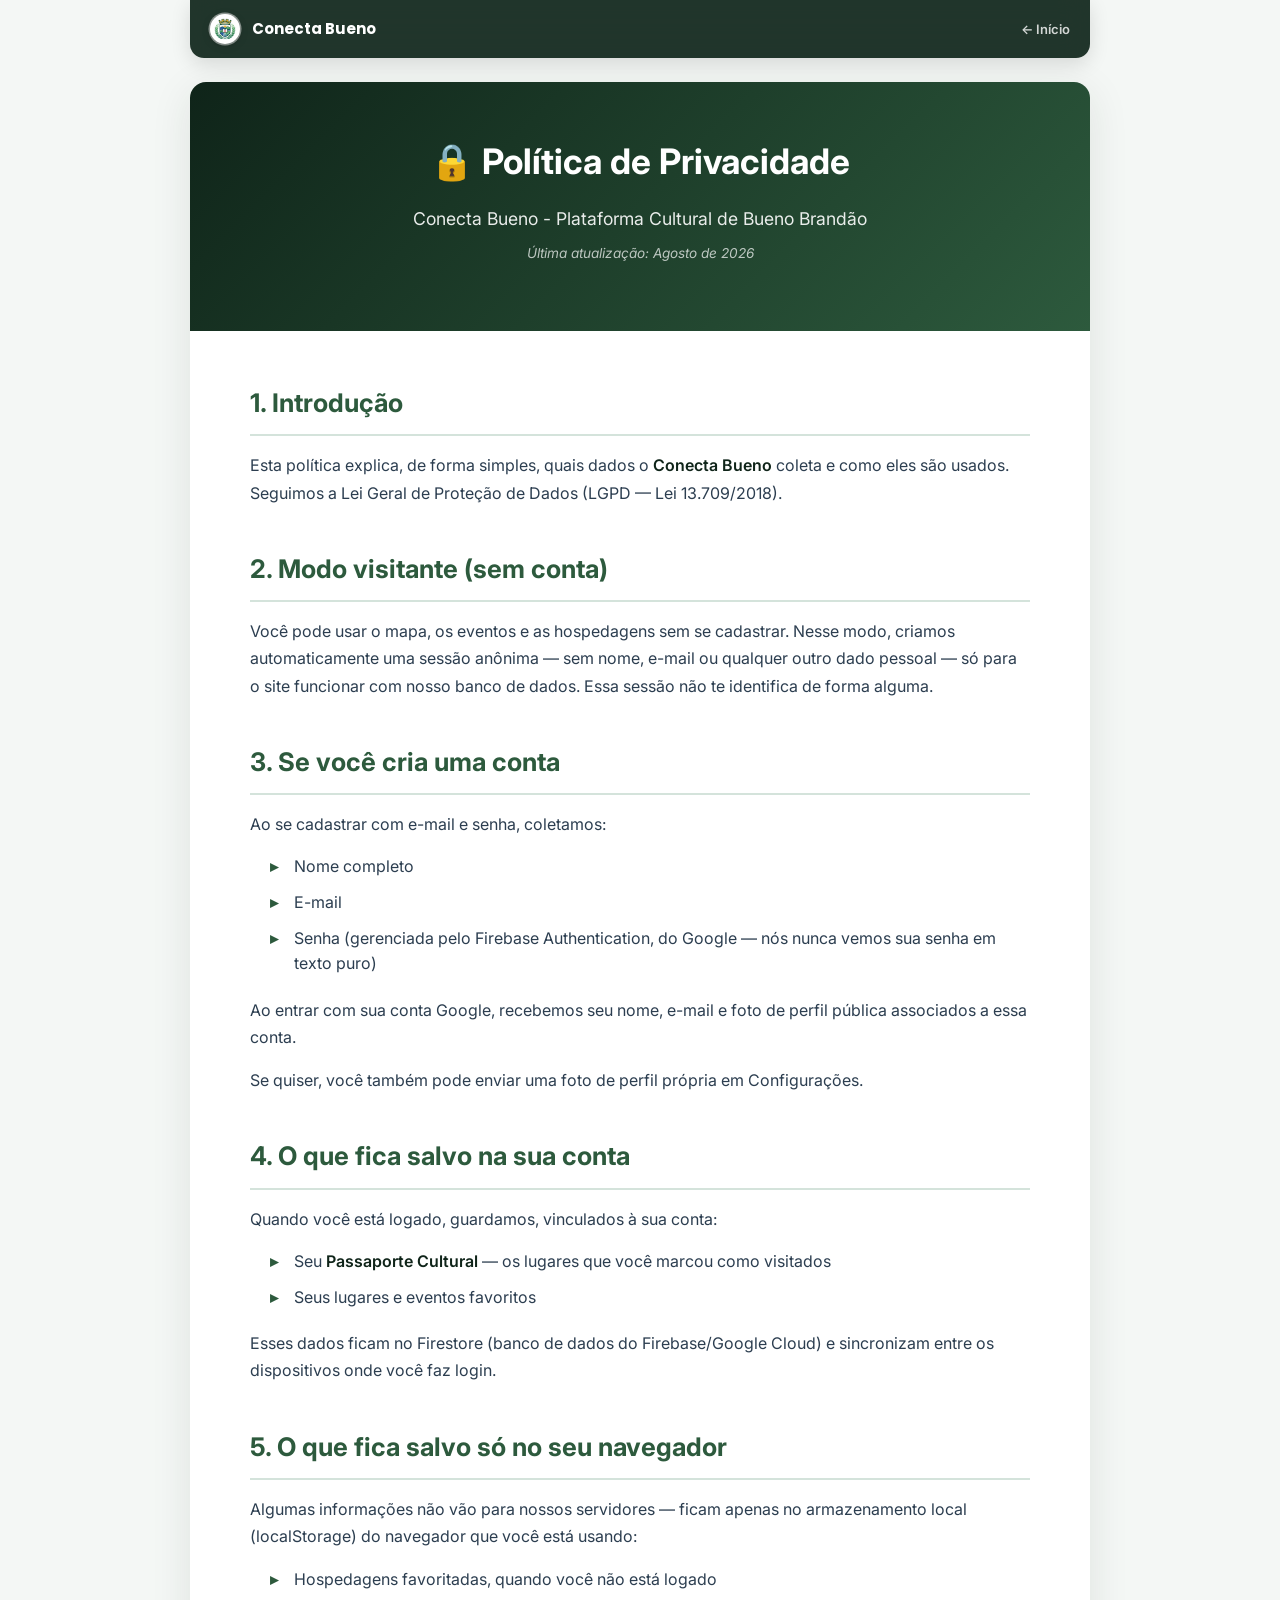
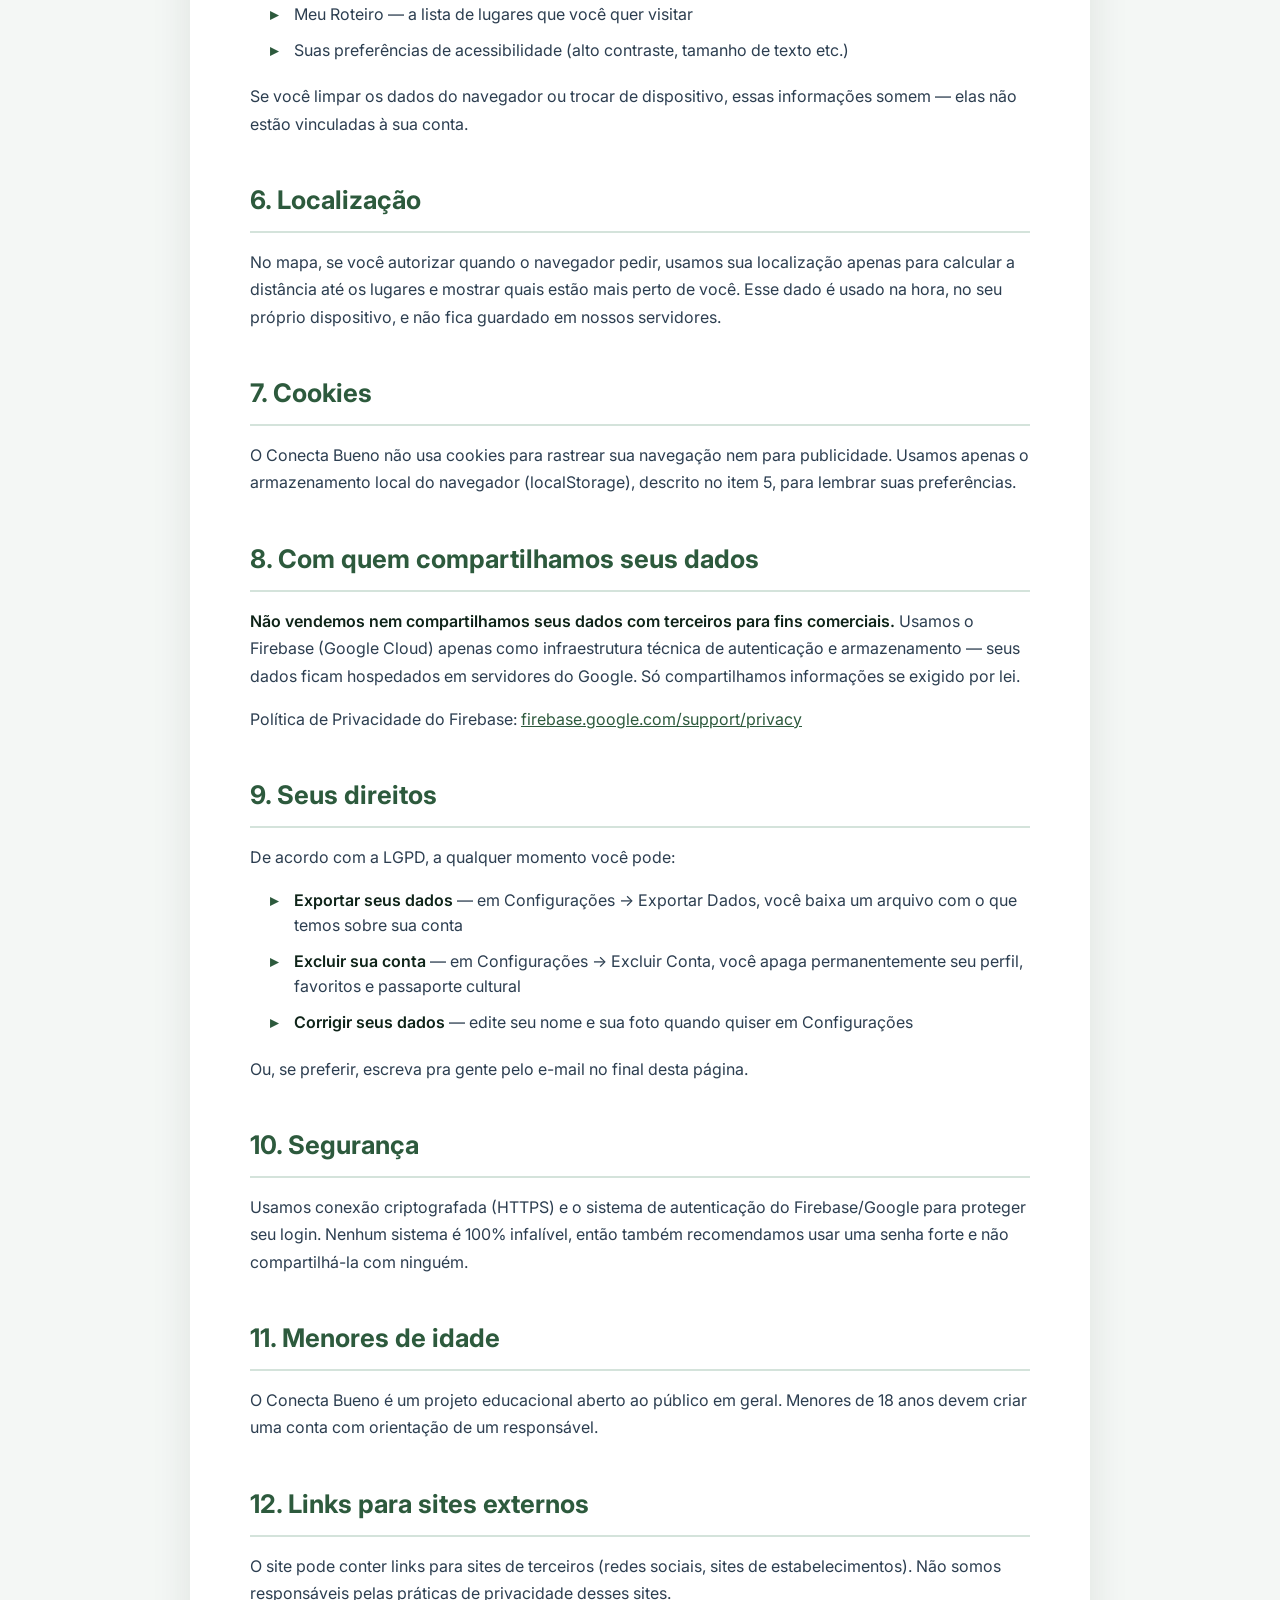
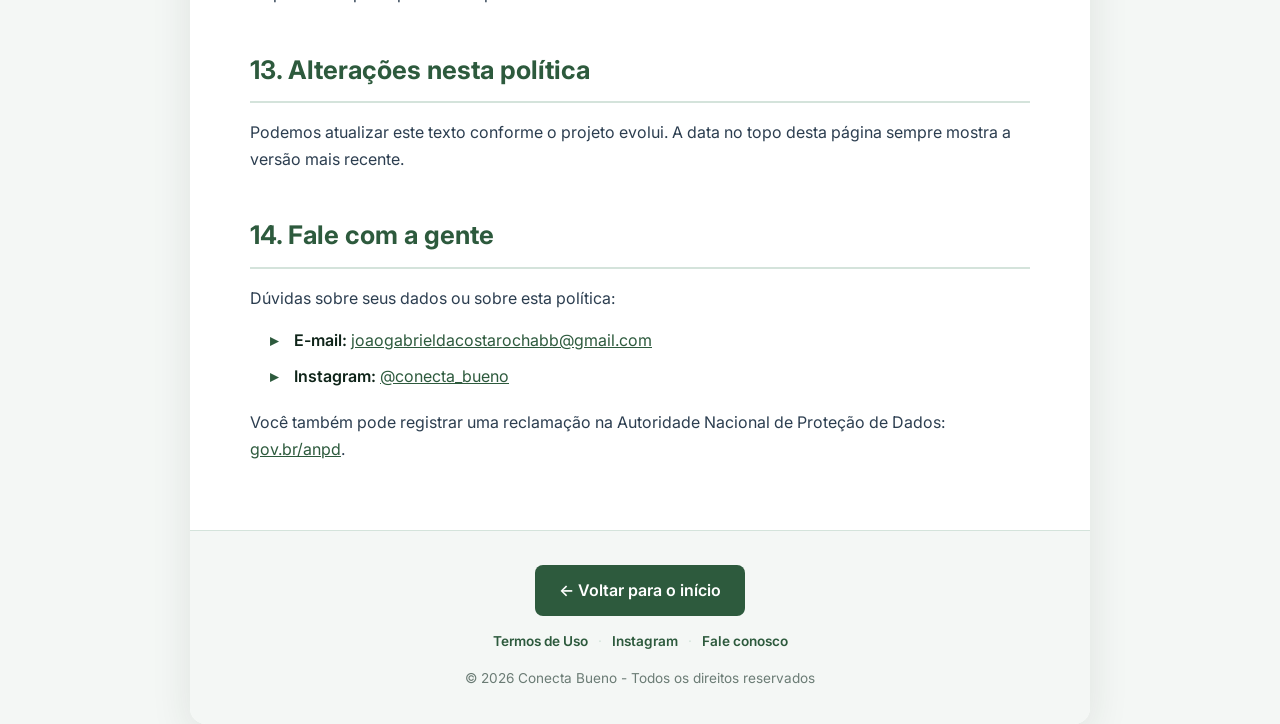
<file: pages/politica-de-privacidade.html>
<!DOCTYPE html>
<html lang="pt-BR">
<head>
    <meta charset="UTF-8">
    <meta name="viewport" content="width=device-width, initial-scale=1.0, maximum-scale=5.0, user-scalable=yes">
    <meta name="theme-color" content="#0f2419">
    <meta name="description" content="Política de Privacidade do Conecta Bueno — como coletamos, usamos e protegemos os seus dados pessoais.">
    <meta name="robots" content="index, follow">
    <title>Conecta Bueno - Política de Privacidade</title>
    <link rel="canonical" href="https://conectabueno.com.br/pages/politica-de-privacidade.html">
    <link rel="icon" href="../favicon.ico" sizes="any">
    <link rel="icon" href="../assets/icons/favicon-32x32.png" type="image/png" sizes="32x32">
    <link rel="icon" href="../assets/icons/favicon-16x16.png" type="image/png" sizes="16x16">
    <link rel="apple-touch-icon" href="../assets/icons/apple-touch-icon.png">
    <link rel="manifest" href="../manifest.json">
    <link rel="preconnect" href="https://fonts.googleapis.com">
    <link rel="preconnect" href="https://fonts.gstatic.com" crossorigin>
    <link rel="stylesheet" href="../css/legal.css">
</head>
<body>
    <a href="../index.html" class="legal-topbar" aria-label="Conecta Bueno — voltar para a página inicial">
        <span class="legal-topbar-seals">
            <img src="../assets/images/logo.png" alt="Conecta Bueno" class="legal-topbar-seal">
        </span>
        <span class="legal-topbar-name">Conecta Bueno</span>
        <span class="legal-topbar-back">← Início</span>
    </a>

    <div class="legal-container">
        <header class="legal-header">
            <h1>🔒 Política de Privacidade</h1>
            <p class="subtitle">Conecta Bueno - Plataforma Cultural de Bueno Brandão</p>
            <p class="update-date">Última atualização: Agosto de 2026</p>
        </header>

        <div class="legal-content">

            <section>
                <h2>1. Introdução</h2>
                <p>Esta política explica, de forma simples, quais dados o <strong>Conecta Bueno</strong> coleta e como eles são usados. Seguimos a Lei Geral de Proteção de Dados (LGPD — Lei 13.709/2018).</p>
            </section>

            <section>
                <h2>2. Modo visitante (sem conta)</h2>
                <p>Você pode usar o mapa, os eventos e as hospedagens sem se cadastrar. Nesse modo, criamos automaticamente uma sessão anônima — sem nome, e-mail ou qualquer outro dado pessoal — só para o site funcionar com nosso banco de dados. Essa sessão não te identifica de forma alguma.</p>
            </section>

            <section>
                <h2>3. Se você cria uma conta</h2>
                <p>Ao se cadastrar com e-mail e senha, coletamos:</p>
                <ul>
                    <li>Nome completo</li>
                    <li>E-mail</li>
                    <li>Senha (gerenciada pelo Firebase Authentication, do Google — nós nunca vemos sua senha em texto puro)</li>
                </ul>
                <p>Ao entrar com sua conta Google, recebemos seu nome, e-mail e foto de perfil pública associados a essa conta.</p>
                <p>Se quiser, você também pode enviar uma foto de perfil própria em Configurações.</p>
            </section>

            <section>
                <h2>4. O que fica salvo na sua conta</h2>
                <p>Quando você está logado, guardamos, vinculados à sua conta:</p>
                <ul>
                    <li>Seu <strong>Passaporte Cultural</strong> — os lugares que você marcou como visitados</li>
                    <li>Seus lugares e eventos favoritos</li>
                </ul>
                <p>Esses dados ficam no Firestore (banco de dados do Firebase/Google Cloud) e sincronizam entre os dispositivos onde você faz login.</p>
            </section>

            <section>
                <h2>5. O que fica salvo só no seu navegador</h2>
                <p>Algumas informações não vão para nossos servidores — ficam apenas no armazenamento local (localStorage) do navegador que você está usando:</p>
                <ul>
                    <li>Hospedagens favoritadas, quando você não está logado</li>
                    <li>Meu Roteiro — a lista de lugares que você quer visitar</li>
                    <li>Suas preferências de acessibilidade (alto contraste, tamanho de texto etc.)</li>
                </ul>
                <p>Se você limpar os dados do navegador ou trocar de dispositivo, essas informações somem — elas não estão vinculadas à sua conta.</p>
            </section>

            <section>
                <h2>6. Localização</h2>
                <p>No mapa, se você autorizar quando o navegador pedir, usamos sua localização apenas para calcular a distância até os lugares e mostrar quais estão mais perto de você. Esse dado é usado na hora, no seu próprio dispositivo, e não fica guardado em nossos servidores.</p>
            </section>

            <section>
                <h2>7. Cookies</h2>
                <p>O Conecta Bueno não usa cookies para rastrear sua navegação nem para publicidade. Usamos apenas o armazenamento local do navegador (localStorage), descrito no item 5, para lembrar suas preferências.</p>
            </section>

            <section>
                <h2>8. Com quem compartilhamos seus dados</h2>
                <p><strong>Não vendemos nem compartilhamos seus dados com terceiros para fins comerciais.</strong> Usamos o Firebase (Google Cloud) apenas como infraestrutura técnica de autenticação e armazenamento — seus dados ficam hospedados em servidores do Google. Só compartilhamos informações se exigido por lei.</p>
                <p>Política de Privacidade do Firebase: <a href="https://firebase.google.com/support/privacy" target="_blank" rel="noopener noreferrer">firebase.google.com/support/privacy</a></p>
            </section>

            <section>
                <h2>9. Seus direitos</h2>
                <p>De acordo com a LGPD, a qualquer momento você pode:</p>
                <ul>
                    <li><strong>Exportar seus dados</strong> — em Configurações → Exportar Dados, você baixa um arquivo com o que temos sobre sua conta</li>
                    <li><strong>Excluir sua conta</strong> — em Configurações → Excluir Conta, você apaga permanentemente seu perfil, favoritos e passaporte cultural</li>
                    <li><strong>Corrigir seus dados</strong> — edite seu nome e sua foto quando quiser em Configurações</li>
                </ul>
                <p>Ou, se preferir, escreva pra gente pelo e-mail no final desta página.</p>
            </section>

            <section>
                <h2>10. Segurança</h2>
                <p>Usamos conexão criptografada (HTTPS) e o sistema de autenticação do Firebase/Google para proteger seu login. Nenhum sistema é 100% infalível, então também recomendamos usar uma senha forte e não compartilhá-la com ninguém.</p>
            </section>

            <section>
                <h2>11. Menores de idade</h2>
                <p>O Conecta Bueno é um projeto educacional aberto ao público em geral. Menores de 18 anos devem criar uma conta com orientação de um responsável.</p>
            </section>

            <section>
                <h2>12. Links para sites externos</h2>
                <p>O site pode conter links para sites de terceiros (redes sociais, sites de estabelecimentos). Não somos responsáveis pelas práticas de privacidade desses sites.</p>
            </section>

            <section>
                <h2>13. Alterações nesta política</h2>
                <p>Podemos atualizar este texto conforme o projeto evolui. A data no topo desta página sempre mostra a versão mais recente.</p>
            </section>

            <section>
                <h2>14. Fale com a gente</h2>
                <p>Dúvidas sobre seus dados ou sobre esta política:</p>
                <ul>
                    <li><strong>E-mail:</strong> <a href="mailto:joaogabrieldacostarochabb@gmail.com">joaogabrieldacostarochabb@gmail.com</a></li>
                    <li><strong>Instagram:</strong> <a href="https://www.instagram.com/conecta_bueno/" target="_blank" rel="noopener noreferrer">@conecta_bueno</a></li>
                </ul>
                <p>Você também pode registrar uma reclamação na Autoridade Nacional de Proteção de Dados: <a href="https://www.gov.br/anpd" target="_blank" rel="noopener noreferrer">gov.br/anpd</a>.</p>
            </section>

        </div>

        <footer class="legal-footer">
            <a href="../index.html" class="btn-back">← Voltar para o início</a>
            <nav class="legal-footer-nav" aria-label="Links legais">
                <a href="termos-de-uso.html">Termos de Uso</a>
                <span>·</span>
                <a href="https://www.instagram.com/conecta_bueno/" target="_blank" rel="noopener noreferrer">Instagram</a>
                <span>·</span>
                <a href="mailto:joaogabrieldacostarochabb@gmail.com">Fale conosco</a>
            </nav>
            <p>&copy; 2026 Conecta Bueno - Todos os direitos reservados</p>
        </footer>
    </div>
</body>
</html>
</file>
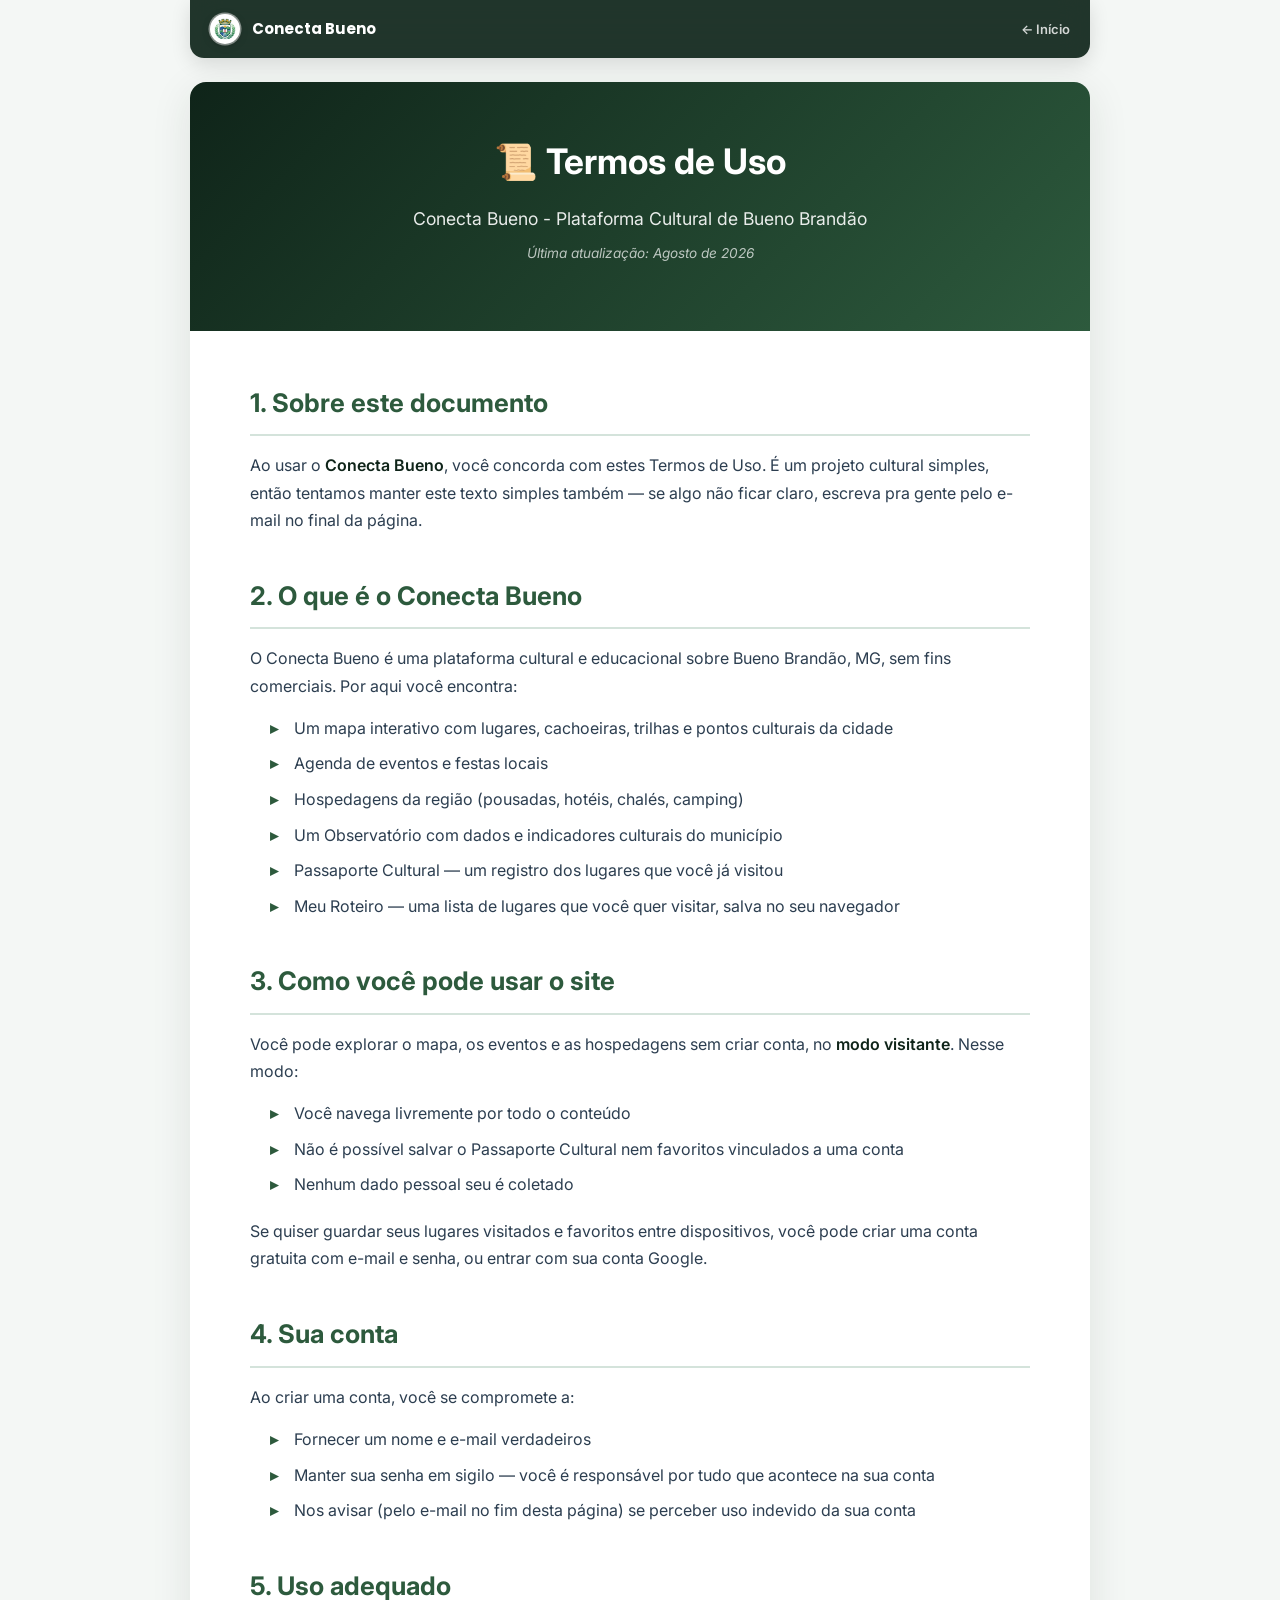
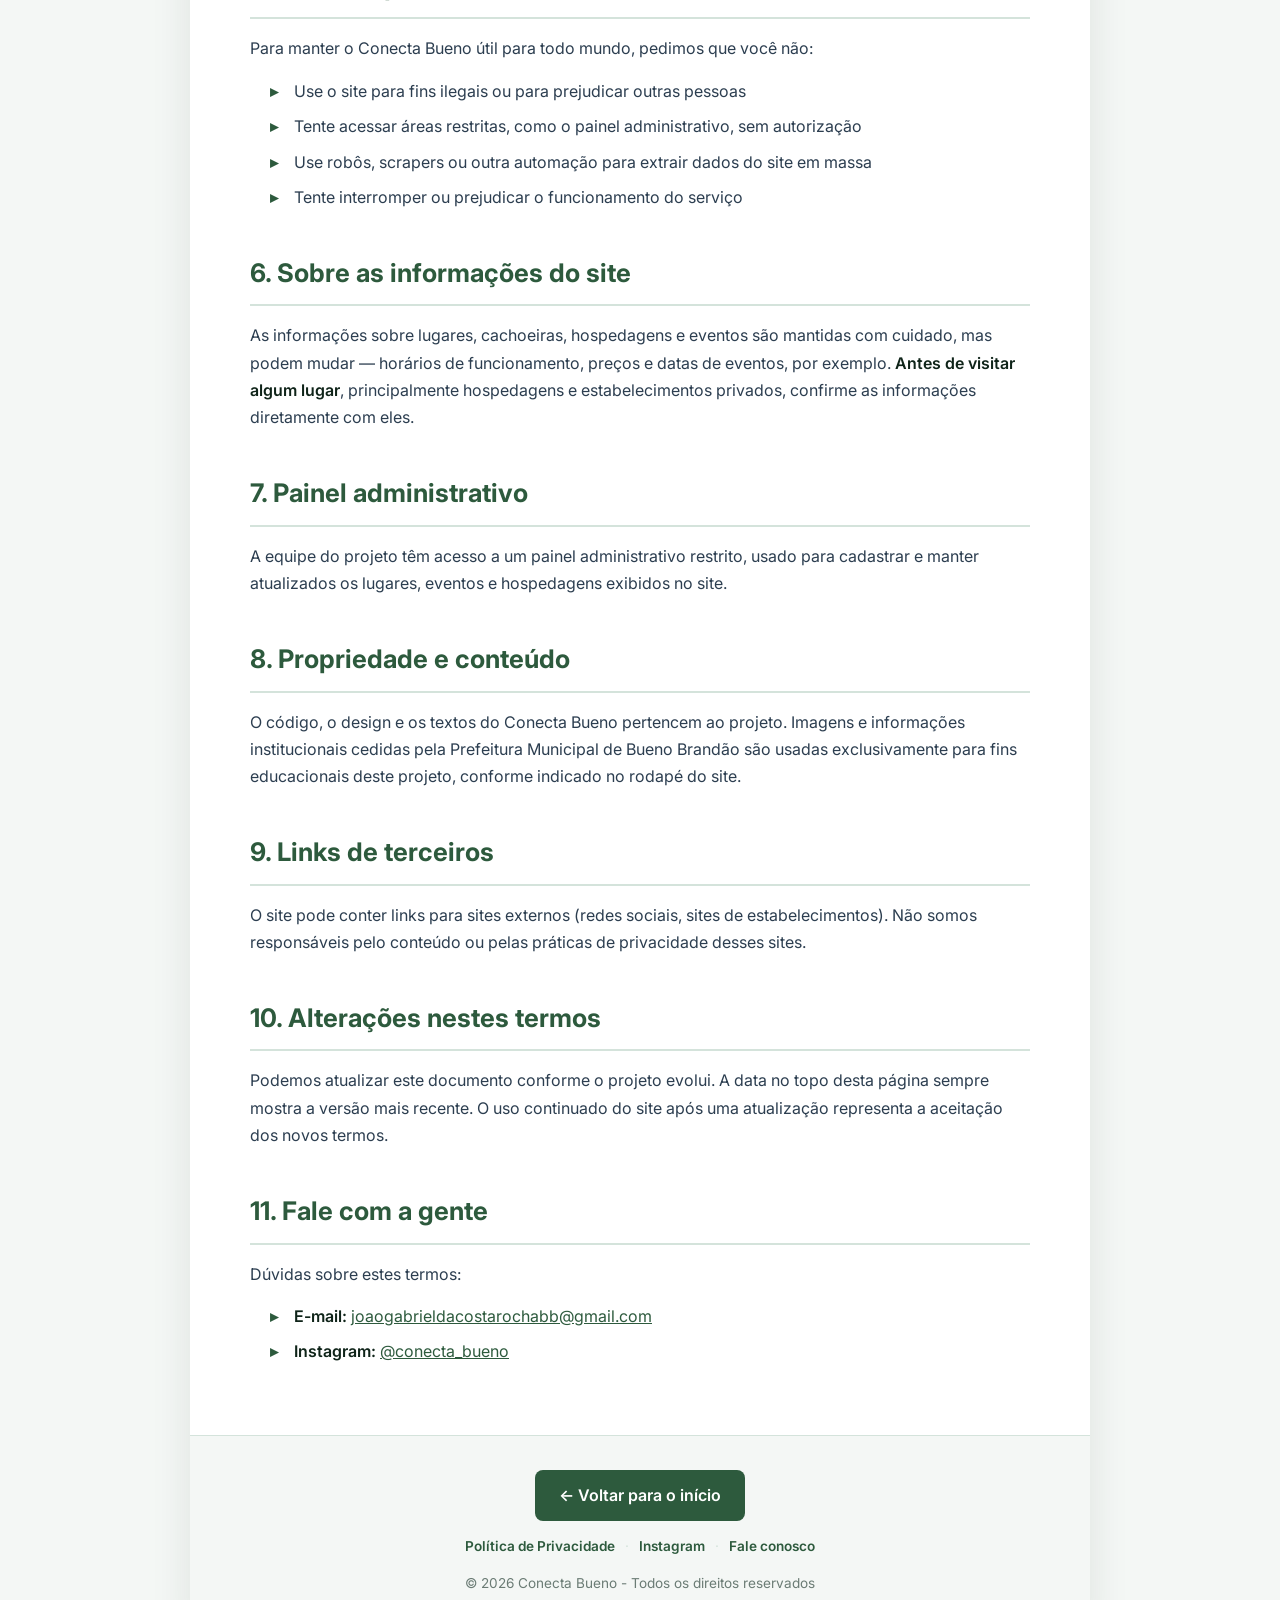
<file: pages/termos-de-uso.html>
<!DOCTYPE html>
<html lang="pt-BR">
<head>
    <meta charset="UTF-8">
    <meta name="viewport" content="width=device-width, initial-scale=1.0, maximum-scale=5.0, user-scalable=yes">
    <meta name="theme-color" content="#0f2419">
    <meta name="description" content="Termos de Uso do Conecta Bueno — regras de utilização da plataforma cultural de Bueno Brandão, MG.">
    <meta name="robots" content="index, follow">
    <title>Conecta Bueno - Termos de Uso</title>
    <link rel="canonical" href="https://conectabueno.com.br/pages/termos-de-uso.html">
    <link rel="icon" href="../favicon.ico" sizes="any">
    <link rel="icon" href="../assets/icons/favicon-32x32.png" type="image/png" sizes="32x32">
    <link rel="icon" href="../assets/icons/favicon-16x16.png" type="image/png" sizes="16x16">
    <link rel="apple-touch-icon" href="../assets/icons/apple-touch-icon.png">
    <link rel="manifest" href="../manifest.json">
    <link rel="preconnect" href="https://fonts.googleapis.com">
    <link rel="preconnect" href="https://fonts.gstatic.com" crossorigin>
    <link rel="stylesheet" href="../css/legal.css">
</head>
<body>
    <a href="../index.html" class="legal-topbar" aria-label="Conecta Bueno — voltar para a página inicial">
        <span class="legal-topbar-seals">
            <img src="../assets/images/logo.png" alt="Conecta Bueno" class="legal-topbar-seal">
        </span>
        <span class="legal-topbar-name">Conecta Bueno</span>
        <span class="legal-topbar-back">← Início</span>
    </a>

    <div class="legal-container">
        <header class="legal-header">
            <h1>📜 Termos de Uso</h1>
            <p class="subtitle">Conecta Bueno - Plataforma Cultural de Bueno Brandão</p>
            <p class="update-date">Última atualização: Agosto de 2026</p>
        </header>

        <div class="legal-content">

            <section>
                <h2>1. Sobre este documento</h2>
                <p>Ao usar o <strong>Conecta Bueno</strong>, você concorda com estes Termos de Uso. É um projeto cultural simples, então tentamos manter este texto simples também — se algo não ficar claro, escreva pra gente pelo e-mail no final da página.</p>
            </section>

            <section>
                <h2>2. O que é o Conecta Bueno</h2>
                <p>O Conecta Bueno é uma plataforma cultural e educacional sobre Bueno Brandão, MG, sem fins comerciais. Por aqui você encontra:</p>
                <ul>
                    <li>Um mapa interativo com lugares, cachoeiras, trilhas e pontos culturais da cidade</li>
                    <li>Agenda de eventos e festas locais</li>
                    <li>Hospedagens da região (pousadas, hotéis, chalés, camping)</li>
                    <li>Um Observatório com dados e indicadores culturais do município</li>
                    <li>Passaporte Cultural — um registro dos lugares que você já visitou</li>
                    <li>Meu Roteiro — uma lista de lugares que você quer visitar, salva no seu navegador</li>
                </ul>
            </section>

            <section>
                <h2>3. Como você pode usar o site</h2>
                <p>Você pode explorar o mapa, os eventos e as hospedagens sem criar conta, no <strong>modo visitante</strong>. Nesse modo:</p>
                <ul>
                    <li>Você navega livremente por todo o conteúdo</li>
                    <li>Não é possível salvar o Passaporte Cultural nem favoritos vinculados a uma conta</li>
                    <li>Nenhum dado pessoal seu é coletado</li>
                </ul>
                <p>Se quiser guardar seus lugares visitados e favoritos entre dispositivos, você pode criar uma conta gratuita com e-mail e senha, ou entrar com sua conta Google.</p>
            </section>

            <section>
                <h2>4. Sua conta</h2>
                <p>Ao criar uma conta, você se compromete a:</p>
                <ul>
                    <li>Fornecer um nome e e-mail verdadeiros</li>
                    <li>Manter sua senha em sigilo — você é responsável por tudo que acontece na sua conta</li>
                    <li>Nos avisar (pelo e-mail no fim desta página) se perceber uso indevido da sua conta</li>
                </ul>
            </section>

            <section>
                <h2>5. Uso adequado</h2>
                <p>Para manter o Conecta Bueno útil para todo mundo, pedimos que você não:</p>
                <ul>
                    <li>Use o site para fins ilegais ou para prejudicar outras pessoas</li>
                    <li>Tente acessar áreas restritas, como o painel administrativo, sem autorização</li>
                    <li>Use robôs, scrapers ou outra automação para extrair dados do site em massa</li>
                    <li>Tente interromper ou prejudicar o funcionamento do serviço</li>
                </ul>
            </section>

            <section>
                <h2>6. Sobre as informações do site</h2>
                <p>As informações sobre lugares, cachoeiras, hospedagens e eventos são mantidas com cuidado, mas podem mudar — horários de funcionamento, preços e datas de eventos, por exemplo. <strong>Antes de visitar algum lugar</strong>, principalmente hospedagens e estabelecimentos privados, confirme as informações diretamente com eles.</p>
            </section>

            <section>
                <h2>7. Painel administrativo</h2>
                <p>A equipe do projeto têm acesso a um painel administrativo restrito, usado para cadastrar e manter atualizados os lugares, eventos e hospedagens exibidos no site.</p>
            </section>

            <section>
                <h2>8. Propriedade e conteúdo</h2>
                <p>O código, o design e os textos do Conecta Bueno pertencem ao projeto. Imagens e informações institucionais cedidas pela Prefeitura Municipal de Bueno Brandão são usadas exclusivamente para fins educacionais deste projeto, conforme indicado no rodapé do site.</p>
            </section>

            <section>
                <h2>9. Links de terceiros</h2>
                <p>O site pode conter links para sites externos (redes sociais, sites de estabelecimentos). Não somos responsáveis pelo conteúdo ou pelas práticas de privacidade desses sites.</p>
            </section>

            <section>
                <h2>10. Alterações nestes termos</h2>
                <p>Podemos atualizar este documento conforme o projeto evolui. A data no topo desta página sempre mostra a versão mais recente. O uso continuado do site após uma atualização representa a aceitação dos novos termos.</p>
            </section>

            <section>
                <h2>11. Fale com a gente</h2>
                <p>Dúvidas sobre estes termos:</p>
                <ul>
                    <li><strong>E-mail:</strong> <a href="mailto:joaogabrieldacostarochabb@gmail.com">joaogabrieldacostarochabb@gmail.com</a></li>
                    <li><strong>Instagram:</strong> <a href="https://www.instagram.com/conecta_bueno/" target="_blank" rel="noopener noreferrer">@conecta_bueno</a></li>
                </ul>
            </section>

        </div>

        <footer class="legal-footer">
            <a href="../index.html" class="btn-back">← Voltar para o início</a>
            <nav class="legal-footer-nav" aria-label="Links legais">
                <a href="politica-de-privacidade.html">Política de Privacidade</a>
                <span>·</span>
                <a href="https://www.instagram.com/conecta_bueno/" target="_blank" rel="noopener noreferrer">Instagram</a>
                <span>·</span>
                <a href="mailto:joaogabrieldacostarochabb@gmail.com">Fale conosco</a>
            </nav>
            <p>&copy; 2026 Conecta Bueno - Todos os direitos reservados</p>
        </footer>
    </div>
</body>
</html>
</file>
<file: css/legal.css>
/* ============================================
   LEGAL.CSS — Termos e Política de Privacidade
   ============================================ */

@import url('https://fonts.googleapis.com/css2?family=Inter:wght@400;500;600;700&family=Poppins:wght@600;700;800&display=swap');

:root {
    --color-primary:    #2d5a3d;
    --color-primary-dk: #1a3a2e;
    --color-accent:     #e8a020;
    --color-dark:       #0f2419;
    --color-text:       #2c3e50;
    --color-muted:      #6b7c75;
    --color-border:     #d4e3db;
    --color-bg:         #f4f7f5;
    --color-white:      #ffffff;
}

* {
    box-sizing: border-box;
    margin: 0;
    padding: 0;
}

html {
    scroll-behavior: smooth;
}

body {
    font-family: 'Inter', sans-serif;
    background-color: var(--color-bg);
    color: var(--color-text);
    line-height: 1.7;
    padding: 0px;
}

/* Barra de navegação — leva de volta ao site a qualquer momento */
.legal-topbar {
    position: sticky;
    top: 0;
    z-index: 20;
    display: flex;
    align-items: center;
    gap: 12px;
    max-width: 900px;
    margin: 0 auto 24px;
    padding: 14px 20px;
    background: rgba(15, 36, 25, .92);
    backdrop-filter: blur(14px) saturate(140%);
    -webkit-backdrop-filter: blur(14px) saturate(140%);
    border-radius: 0 0 14px 14px;
    text-decoration: none;
    color: var(--color-white);
    box-shadow: 0 6px 20px rgba(0,0,0,.12);
    transition: background 0.2s;
}

.legal-topbar:hover { background: rgba(15, 36, 25, .98); }

.legal-topbar-seals { display: flex; align-items: center; flex-shrink: 0; }

.legal-topbar-seal {
    width: 30px; height: 30px;
    border-radius: 50%;
    background: var(--color-white);
    object-fit: contain;
    padding: 4px;
    box-shadow: 0 2px 8px rgba(0,0,0,.2), 0 0 0 1.5px rgba(255,255,255,.5);
}

.legal-topbar-name {
    font-family: 'Poppins', 'Segoe UI', sans-serif;
    font-weight: 700;
    font-size: calc(15px * var(--a11y-text-scale, 1));
    flex: 1;
}

.legal-topbar-back {
    font-size: calc(13px * var(--a11y-text-scale, 1));
    font-weight: 600;
    opacity: .8;
    white-space: nowrap;
}

.legal-container {
    max-width: 900px;
    margin: 0 auto;
    background: var(--color-white);
    border-radius: 16px;
    box-shadow: 0 10px 40px rgba(26, 46, 34, 0.1);
    overflow: hidden;
}

/* Header */
.legal-header {
    background: linear-gradient(135deg, var(--color-dark) 0%, var(--color-primary) 100%);
    color: var(--color-white);
    padding: 50px 40px;
    text-align: center;
}

.legal-header h1 {
    font-size: calc(2.2rem * var(--a11y-text-scale, 1));
    font-weight: 700;
    margin-bottom: 12px;
}

.legal-header .subtitle {
    color: var(--color-white);
    font-size: calc(1.1rem * var(--a11y-text-scale, 1));
    opacity: 0.9;
    margin-bottom: 8px;
}

.legal-header .update-date {
    color: var(--color-white);
    font-size: calc(0.85rem * var(--a11y-text-scale, 1));
    opacity: 0.7;
    font-style: italic;
}

/* Content */
.legal-content {
    padding: 50px 60px;
}

section {
    margin-bottom: 40px;
}

section:last-child {
    margin-bottom: 0;
}

h2 {
    font-size: calc(1.6rem * var(--a11y-text-scale, 1));
    color: var(--color-primary);
    margin-bottom: 16px;
    padding-bottom: 10px;
    border-bottom: 2px solid var(--color-border);
}

h3 {
    font-size: calc(1.2rem * var(--a11y-text-scale, 1));
    color: var(--color-dark);
    margin: 20px 0 12px 0;
}

p {
    margin-bottom: 16px;
    font-size: calc(1rem * var(--a11y-text-scale, 1));
    color: var(--color-text);
}

ul {
    margin: 12px 0 20px 20px;
    list-style: none;
}

ul li {
    position: relative;
    padding-left: 24px;
    margin-bottom: 10px;
    line-height: 1.6;
}

ul li::before {
    content: '▸';
    position: absolute;
    left: 0;
    color: var(--color-primary);
    font-weight: bold;
}

strong {
    color: var(--color-dark);
    font-weight: 600;
}

a {
    color: var(--color-primary);
    text-decoration: underline;
    transition: color 0.3s;
}

a:hover {
    color: var(--color-primary-dk);
}

/* Footer */
.legal-footer {
    background: var(--color-bg);
    padding: 34px 40px;
    text-align: center;
    border-top: 1px solid var(--color-border);
    display: flex;
    flex-direction: column;
    align-items: center;
    gap: 14px;
}

.btn-back {
    display: inline-block;
    padding: 12px 24px;
    background: var(--color-primary);
    color: var(--color-white);
    text-decoration: none;
    border-radius: 8px;
    font-weight: 600;
    transition: all 0.3s;
}

.btn-back:hover {
    background: var(--color-primary-dk);
    transform: translateY(-2px);
    box-shadow: 0 4px 12px rgba(42, 125, 79, 0.3);
}

.legal-footer-nav {
    display: flex;
    align-items: center;
    gap: 10px;
    font-size: calc(0.85rem * var(--a11y-text-scale, 1));
}

.legal-footer-nav a {
    color: var(--color-primary);
    text-decoration: none;
    font-weight: 600;
}

.legal-footer-nav a:hover { text-decoration: underline; }

.legal-footer-nav span {
    color: var(--color-border);
}

.legal-footer p {
    font-size: calc(0.85rem * var(--a11y-text-scale, 1));
    color: var(--color-muted);
    margin: 0;
}

/* Responsivo */
@media (max-width: 1024px) {
    .legal-container {
        max-width: 800px;
    }

    .legal-header {
        padding: 45px 35px;
    }

    .legal-content {
        padding: 45px 50px;
    }
}

@media (max-width: 768px) {
    body {
        padding: 10px;
    }

    .legal-topbar {
        margin: 0 auto 18px;
        padding: 12px 16px;
    }

    .legal-topbar-name { font-size: calc(14px * var(--a11y-text-scale, 1)); }
    .legal-topbar-back { font-size: calc(12px * var(--a11y-text-scale, 1)); }

    .legal-container {
        border-radius: 12px;
    }

    .legal-header {
        padding: 35px 25px;
    }

    .legal-header h1 {
        font-size: calc(1.7rem * var(--a11y-text-scale, 1));
    }

    .legal-header .subtitle {
        font-size: calc(1rem * var(--a11y-text-scale, 1));
    }

    .legal-content {
        padding: 30px 25px;
    }

    h2 {
        font-size: calc(1.3rem * var(--a11y-text-scale, 1));
    }

    h3 {
        font-size: calc(1.1rem * var(--a11y-text-scale, 1));
    }

    p {
        font-size: calc(0.95rem * var(--a11y-text-scale, 1));
    }

    ul li {
        font-size: calc(0.95rem * var(--a11y-text-scale, 1));
        padding-left: 20px;
    }

    .legal-footer {
        padding: 25px 20px;
    }

    .btn-back {
        padding: 11px 20px;
        font-size: calc(0.9rem * var(--a11y-text-scale, 1));
    }
}

@media (max-width: 640px) {
    body {
        padding: 8px;
    }

    .legal-container {
        border-radius: 10px;
    }

    .legal-header {
        padding: 28px 20px;
    }

    .legal-header h1 {
        font-size: calc(1.5rem * var(--a11y-text-scale, 1));
    }

    .legal-header .subtitle {
        font-size: calc(0.95rem * var(--a11y-text-scale, 1));
    }

    .legal-header .update-date {
        font-size: calc(0.8rem * var(--a11y-text-scale, 1));
    }

    .legal-content {
        padding: 25px 20px;
    }

    section {
        margin-bottom: 32px;
    }

    h2 {
        font-size: calc(1.2rem * var(--a11y-text-scale, 1));
        margin-bottom: 14px;
        padding-bottom: 8px;
    }

    h3 {
        font-size: calc(1.05rem * var(--a11y-text-scale, 1));
        margin: 18px 0 10px 0;
    }

    p {
        font-size: calc(0.92rem * var(--a11y-text-scale, 1));
        line-height: 1.65;
        margin-bottom: 14px;
    }

    ul {
        margin: 10px 0 16px 16px;
    }

    ul li {
        font-size: calc(0.92rem * var(--a11y-text-scale, 1));
        padding-left: 20px;
        margin-bottom: 8px;
    }

    .legal-footer {
        padding: 22px 18px;
    }

    .btn-back {
        padding: 10px 18px;
        font-size: calc(0.88rem * var(--a11y-text-scale, 1));
    }

    .legal-footer p {
        font-size: calc(0.8rem * var(--a11y-text-scale, 1));
    }
}

@media (max-width: 480px) {
    body {
        padding: 5px;
    }

    .legal-topbar-name { display: none; }

    .legal-container {
        border-radius: 8px;
    }

    .legal-header {
        padding: 24px 16px;
    }

    .legal-header h1 {
        font-size: calc(1.35rem * var(--a11y-text-scale, 1));
        margin-bottom: 10px;
    }

    .legal-header .subtitle {
        font-size: calc(0.9rem * var(--a11y-text-scale, 1));
    }

    .legal-header .update-date {
        font-size: calc(0.75rem * var(--a11y-text-scale, 1));
    }

    .legal-content {
        padding: 20px 16px;
    }

    section {
        margin-bottom: 28px;
    }

    h2 {
        font-size: calc(1.1rem * var(--a11y-text-scale, 1));
        margin-bottom: 12px;
    }

    h3 {
        font-size: calc(1rem * var(--a11y-text-scale, 1));
        margin: 16px 0 10px 0;
    }

    p {
        font-size: calc(0.88rem * var(--a11y-text-scale, 1));
        margin-bottom: 12px;
    }

    ul {
        margin: 8px 0 14px 12px;
    }

    ul li {
        font-size: calc(0.88rem * var(--a11y-text-scale, 1));
        padding-left: 18px;
        margin-bottom: 7px;
    }

    ul li::before {
        font-size: calc(0.85rem * var(--a11y-text-scale, 1));
    }

    .legal-footer {
        padding: 20px 16px;
    }

    .btn-back {
        padding: 10px 16px;
        font-size: calc(0.85rem * var(--a11y-text-scale, 1));
        margin-bottom: 12px;
    }

    .legal-footer p {
        font-size: calc(0.75rem * var(--a11y-text-scale, 1));
    }
}

/* ============================================
   MODAL SYSTEM
   ============================================ */

.modal-overlay {
    display: none;
    position: fixed;
    inset: 0;
    background: rgba(26, 46, 34, 0.75);
    backdrop-filter: blur(4px);
    z-index: 9998;
    animation: fadeIn 0.3s ease;
}

.modal-overlay.active {
    display: block;
}

@keyframes fadeIn {
    from { opacity: 0; }
    to { opacity: 1; }
}

.modal-box {
    display: none;
    position: fixed;
    top: 50%;
    left: 50%;
    transform: translate(-50%, -50%) scale(0.9);
    width: 90%;
    max-width: 800px;
    max-height: 85vh;
    background: var(--color-white);
    border-radius: 16px;
    box-shadow: 0 20px 60px rgba(0, 0, 0, 0.3);
    z-index: 9999;
    overflow: hidden;
    animation: modalIn 0.3s ease forwards;
}

.modal-box.active {
    display: block;
}

@keyframes modalIn {
    to {
        transform: translate(-50%, -50%) scale(1);
    }
}

.modal-header {
    background: linear-gradient(135deg, var(--color-dark) 0%, var(--color-primary) 100%);
    color: var(--color-white);
    padding: 24px 30px;
    display: flex;
    justify-content: space-between;
    align-items: center;
}

.modal-header h2 {
    margin: 0;
    padding: 0;
    border: none;
    font-size: calc(1.4rem * var(--a11y-text-scale, 1));
    color: var(--color-white);
}

.modal-close {
    background: rgba(255,255,255,0.2);
    border: none;
    color: var(--color-white);
    width: 32px;
    height: 32px;
    border-radius: 50%;
    cursor: pointer;
    font-size: calc(20px * var(--a11y-text-scale, 1));
    line-height: 1;
    transition: background 0.3s;
}

.modal-close:hover {
    background: rgba(255,255,255,0.3);
}

.modal-content {
    padding: 30px;
    overflow-y: auto;
    max-height: calc(85vh - 80px);
}

.modal-content section {
    margin-bottom: 30px;
}

.modal-content h3 {
    font-size: calc(1.1rem * var(--a11y-text-scale, 1));
    margin-top: 16px;
}

.modal-content p {
    font-size: calc(0.95rem * var(--a11y-text-scale, 1));
    line-height: 1.6;
}

.modal-content ul li {
    font-size: calc(0.95rem * var(--a11y-text-scale, 1));
}

/* Responsivo Modal */
@media (max-width: 1024px) {
    .modal-box {
        max-width: 750px;
        max-height: 88vh;
    }
}

@media (max-width: 768px) {
    .modal-box {
        width: 92%;
        max-height: 90vh;
    }

    .modal-header {
        padding: 20px 24px;
    }

    .modal-header h2 {
        font-size: calc(1.25rem * var(--a11y-text-scale, 1));
    }

    .modal-content {
        padding: 24px;
        max-height: calc(90vh - 70px);
    }

    .modal-content section {
        margin-bottom: 26px;
    }

    .modal-content h2 {
        font-size: calc(1.2rem * var(--a11y-text-scale, 1));
    }

    .modal-content h3 {
        font-size: calc(1.05rem * var(--a11y-text-scale, 1));
    }

    .modal-content p {
        font-size: calc(0.92rem * var(--a11y-text-scale, 1));
    }

    .modal-content ul li {
        font-size: calc(0.92rem * var(--a11y-text-scale, 1));
    }
}

@media (max-width: 640px) {
    .modal-box {
        width: 95%;
        max-height: 92vh;
        border-radius: 12px;
    }

    .modal-header {
        padding: 18px 20px;
    }

    .modal-header h2 {
        font-size: calc(1.15rem * var(--a11y-text-scale, 1));
    }

    .modal-close {
        width: 30px;
        height: 30px;
        font-size: calc(18px * var(--a11y-text-scale, 1));
    }

    .modal-content {
        padding: 20px;
        max-height: calc(92vh - 65px);
    }

    .modal-content section {
        margin-bottom: 24px;
    }

    .modal-content h2 {
        font-size: calc(1.1rem * var(--a11y-text-scale, 1));
        margin-bottom: 12px;
        padding-bottom: 8px;
    }

    .modal-content h3 {
        font-size: calc(1rem * var(--a11y-text-scale, 1));
        margin-top: 14px;
    }

    .modal-content p {
        font-size: calc(0.9rem * var(--a11y-text-scale, 1));
        line-height: 1.6;
        margin-bottom: 12px;
    }

    .modal-content ul {
        margin: 8px 0 14px 14px;
    }

    .modal-content ul li {
        font-size: calc(0.9rem * var(--a11y-text-scale, 1));
        padding-left: 18px;
        margin-bottom: 7px;
    }
}

@media (max-width: 480px) {
    .modal-box {
        width: 96%;
        max-height: 94vh;
        border-radius: 10px;
    }

    .modal-header {
        padding: 16px 16px;
    }

    .modal-header h2 {
        font-size: calc(1.05rem * var(--a11y-text-scale, 1));
    }

    .modal-close {
        width: 28px;
        height: 28px;
        font-size: calc(16px * var(--a11y-text-scale, 1));
    }

    .modal-content {
        padding: 16px;
        max-height: calc(94vh - 60px);
    }

    .modal-content section {
        margin-bottom: 20px;
    }

    .modal-content h2 {
        font-size: calc(1.05rem * var(--a11y-text-scale, 1));
        margin-bottom: 10px;
    }

    .modal-content h3 {
        font-size: calc(0.95rem * var(--a11y-text-scale, 1));
        margin-top: 12px;
    }

    .modal-content p {
        font-size: calc(0.86rem * var(--a11y-text-scale, 1));
        margin-bottom: 10px;
    }

    .modal-content ul {
        margin: 6px 0 12px 10px;
    }

    .modal-content ul li {
        font-size: calc(0.86rem * var(--a11y-text-scale, 1));
        padding-left: 16px;
        margin-bottom: 6px;
    }

    .modal-content strong {
        font-size: calc(0.88rem * var(--a11y-text-scale, 1));
    }
}
</file>
